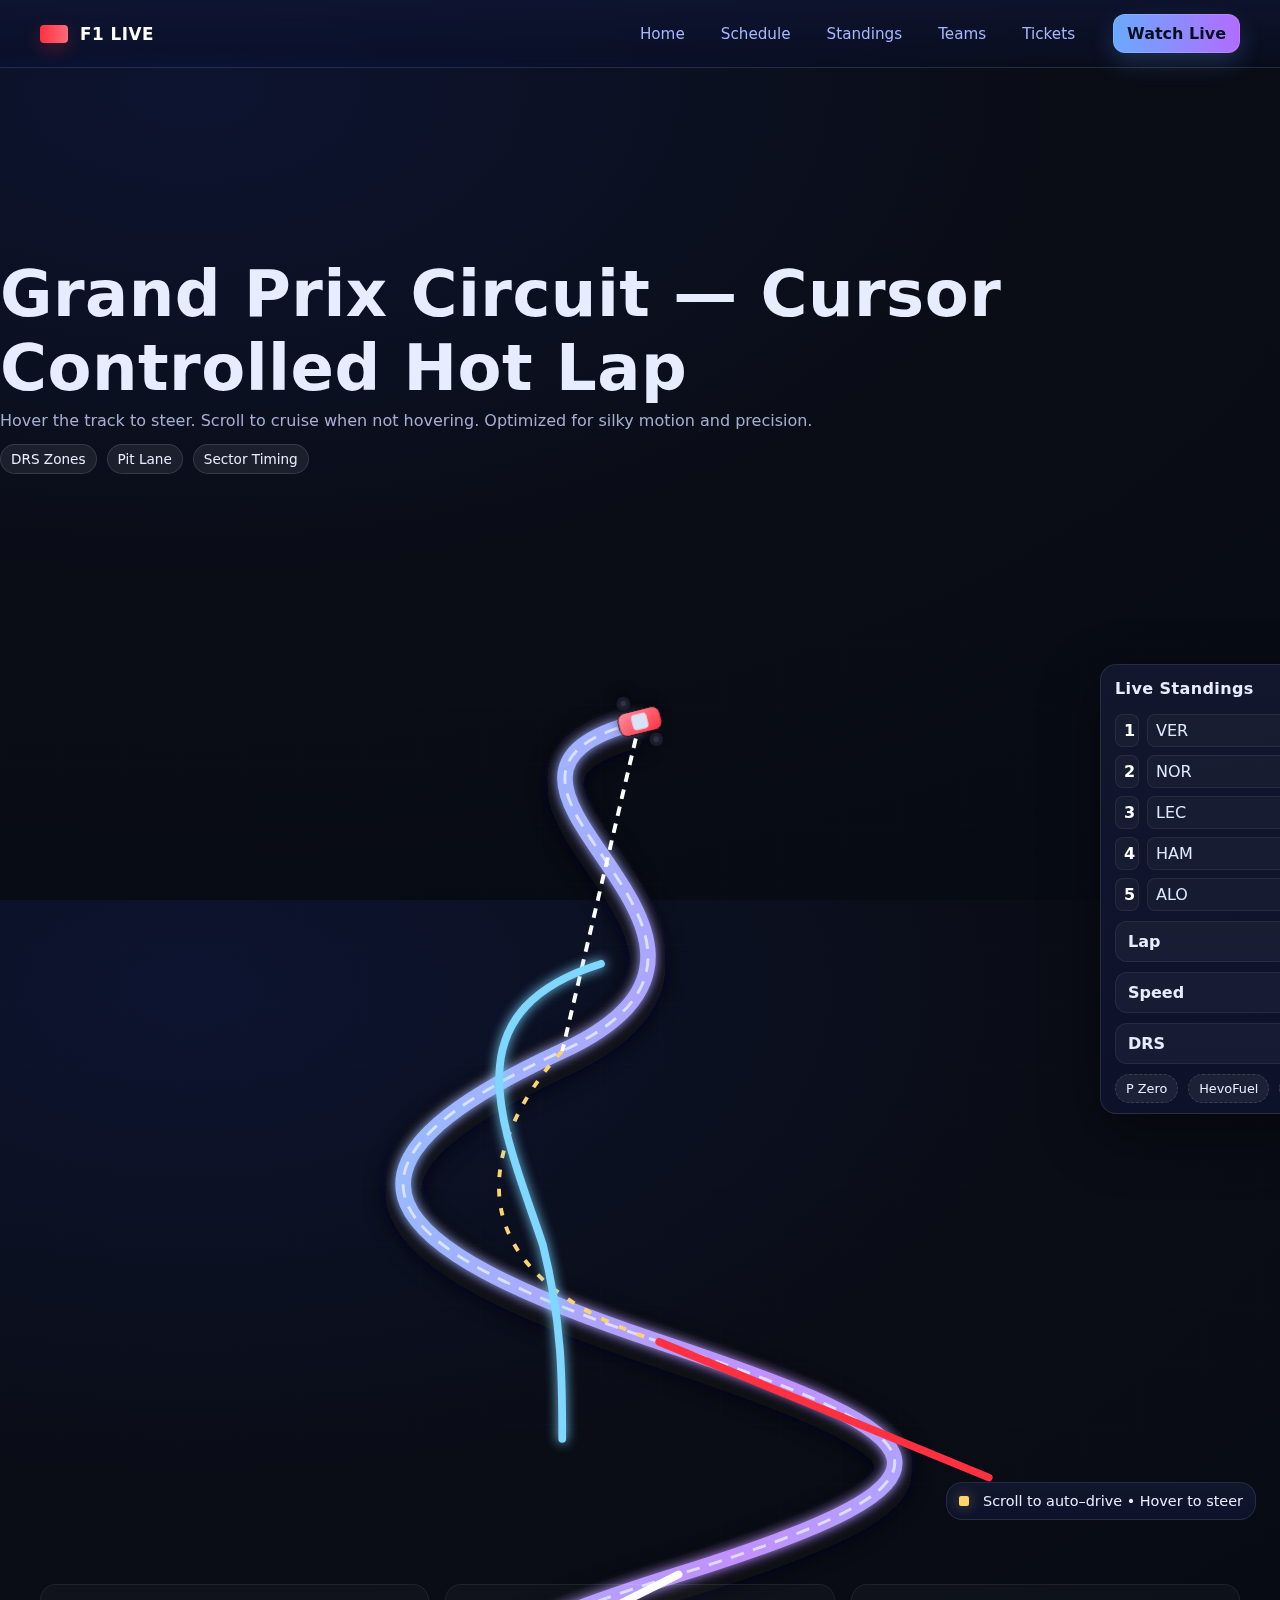
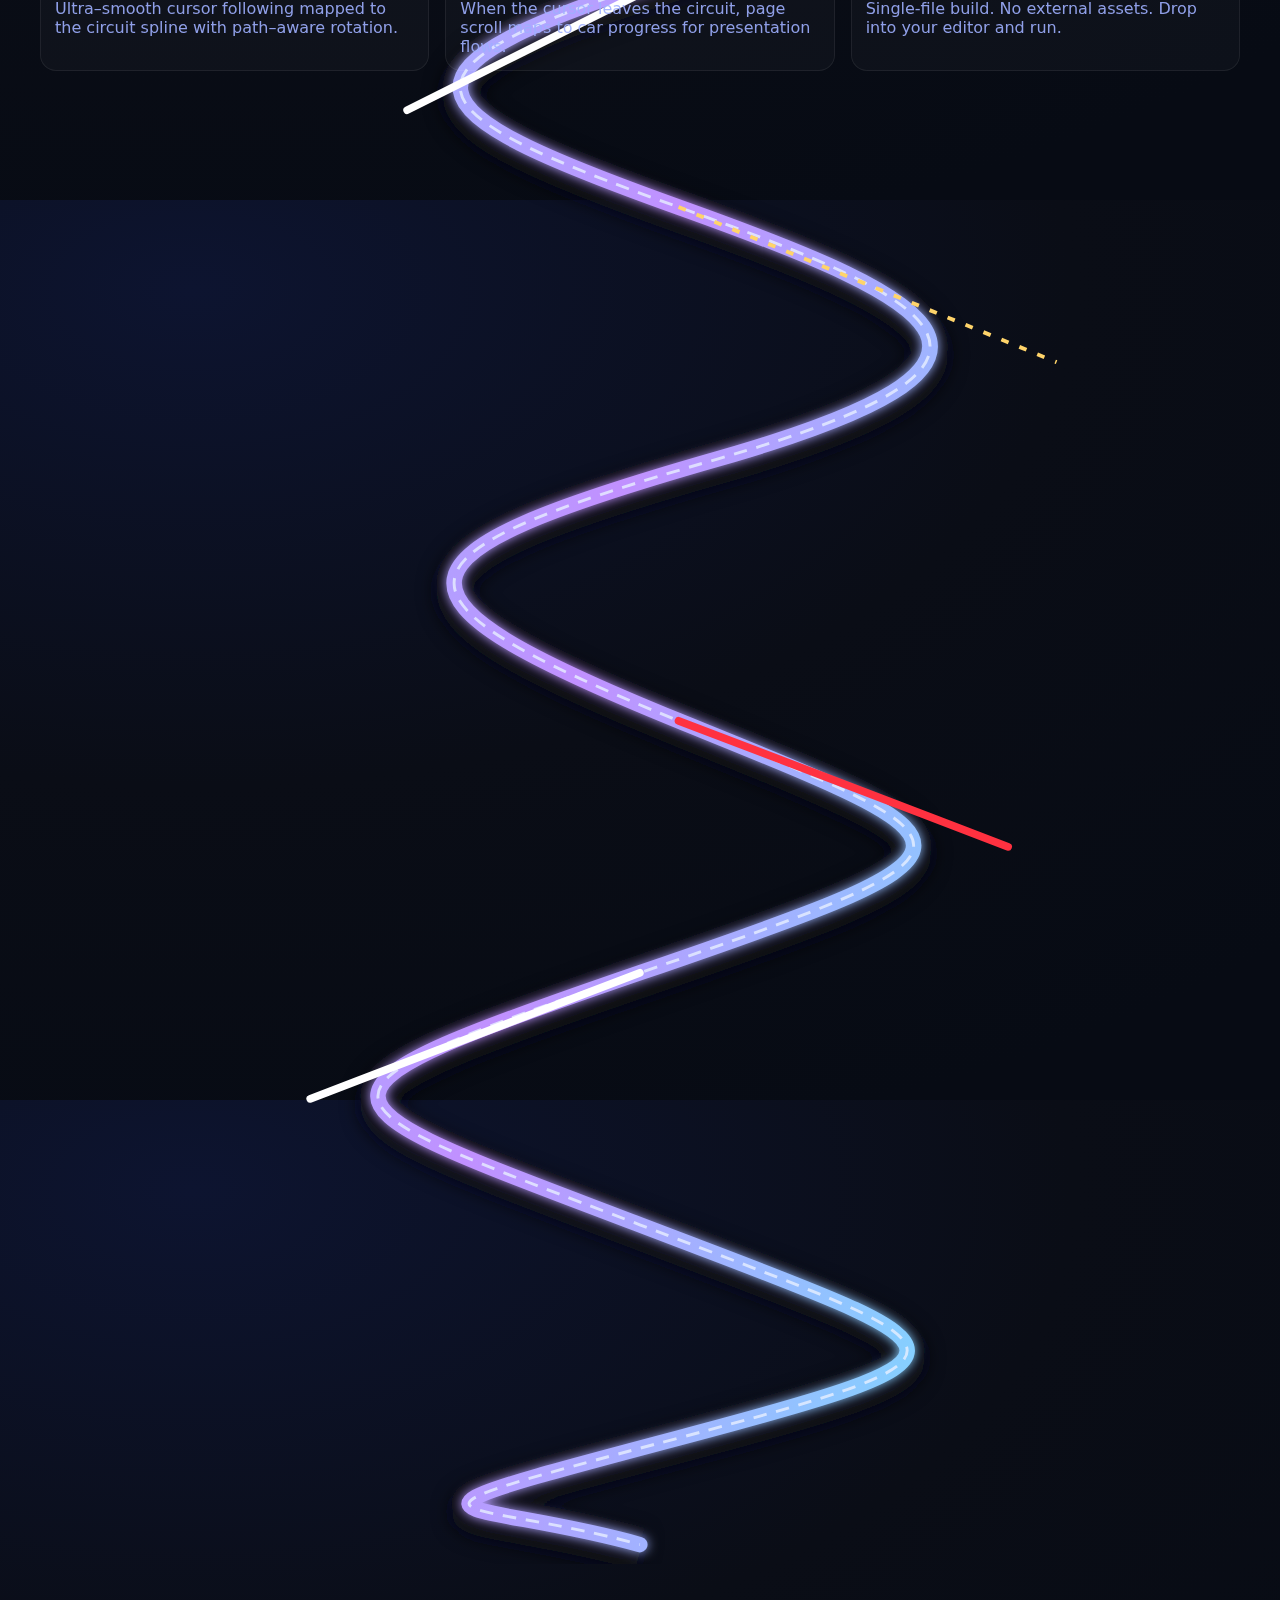
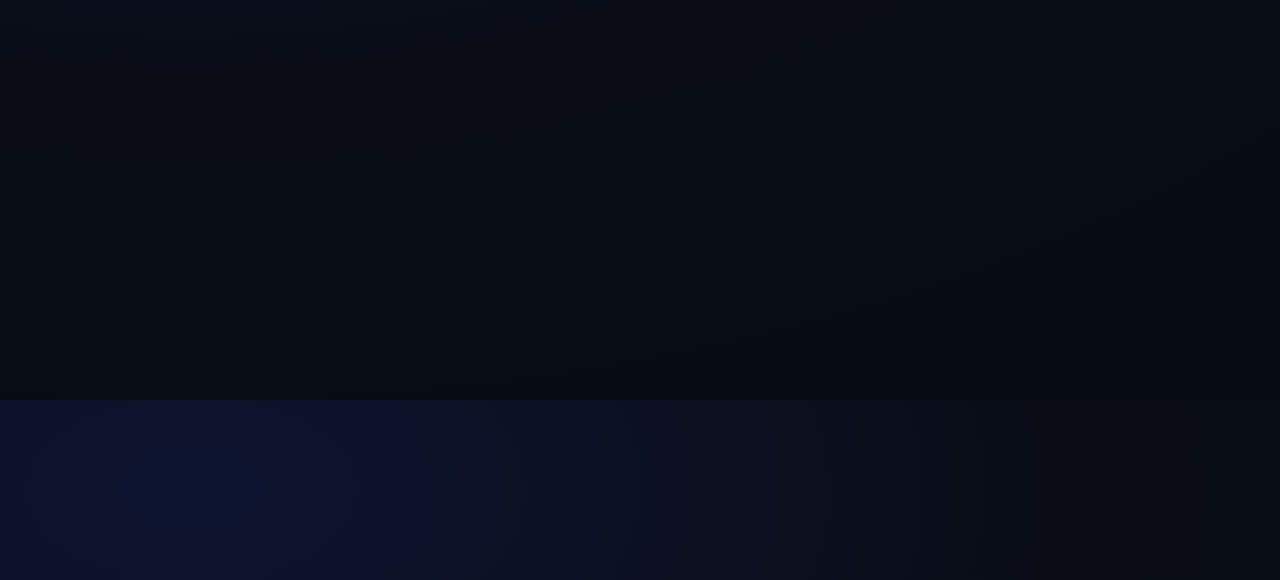
<file: racebaan.html>
<!DOCTYPE html>
<html lang="en">
<head>
  <meta charset="utf-8" />
  <meta name="viewport" content="width=device-width, initial-scale=1" />
  <style>
    :root{--bg:#0a0d16;--bg2:#0c1224;--text:#e7ecff;--muted:#a7b7ff;--red:#ff3140;--accent:#6aa9ff;--accent2:#b16cff;--gold:#ffd46a;--asphalt:#0f1320;--line:#cfe3ff;--ghost:#ffffff0f}
    html,body{margin:0;height:100%;background:radial-gradient(1600px 900px at 15% 10%,#0d1430 0%,#0a0d16 55%,#070b14 100%);color:var(--text);font-family:ui-sans-serif,system-ui,-apple-system,Segoe UI,Roboto,"Helvetica Neue",Arial}
    .site{min-height:420vh}
    .nav{position:sticky;top:0;z-index:50;backdrop-filter:saturate(1.4) blur(12px);-webkit-backdrop-filter:saturate(1.4) blur(12px);background:linear-gradient(180deg,#0f1530d0,#0b1026a0 80%,#0b102600);border-bottom:1px solid #ffffff1a}
    .nav-inner{max-width:1200px;margin:0 auto;display:flex;align-items:center;gap:20px;padding:14px 20px}
    .brand{display:flex;align-items:center;gap:12px;font-weight:800;letter-spacing:.5px}
    .logo{width:28px;height:18px;background:linear-gradient(90deg,var(--red),#ff6a7a);border-radius:4px;box-shadow:0 6px 18px #ff314044}
    .brand span{font-size:1.05rem;color:#fff}
    .tabs{display:flex;gap:16px;margin-left:auto}
    .tab{font-size:.95rem;color:var(--muted);padding:8px 10px;border-radius:10px;transition:all .25s ease}
    .tab:hover{color:#fff;background:#ffffff12}
    .cta{margin-left:8px;padding:10px 14px;border-radius:12px;background:linear-gradient(90deg,var(--accent),var(--accent2));color:#07101f;font-weight:700;box-shadow:0 10px 24px #6aa9ff33, inset 0 0 0 1px #ffffff22}
    .hero{position:relative;display:grid;place-items:center;height:64vh;overflow:hidden}
    .hero h1{font-size:clamp(28px,5.2vw,64px);letter-spacing:.5px;margin:18px 0 6px}
    .sub{opacity:.8;color:#cbd6ff}
    .badges{display:flex;gap:10px;margin-top:14px}
    .badge{font-size:.85rem;padding:6px 10px;border-radius:999px;background:#ffffff12;border:1px solid #ffffff1f}
    .stage{position:sticky;top:0;height:100vh;display:grid;place-items:center}
    .grid{position:absolute;inset:0;pointer-events:none;opacity:.12;background-image:linear-gradient(to right,#ffffff14 1px,transparent 1px),linear-gradient(to bottom,#ffffff14 1px,transparent 1px);background-size:60px 60px}
    .panel{position:absolute;inset:20px auto auto 50%;transform:translateX(460px);width:min(340px,85vw);background:linear-gradient(180deg,#141a33cc,#0e1430cc);border:1px solid #ffffff1a;border-radius:16px;box-shadow:0 20px 60px #0007;padding:14px 14px 10px;display:flex;flex-direction:column;gap:10px}
    .panel .title{display:flex;align-items:center;justify-content:space-between;font-weight:700;letter-spacing:.4px}
    .title .flag{width:18px;height:12px;background:linear-gradient(90deg,#fff 0 25%,#00a650 25% 50%,#ce1126 50% 75%,#000 75%);border-radius:2px}
    .table{display:grid;grid-template-columns:24px 1fr 62px;gap:8px;align-items:center;margin-top:6px}
    .cell{padding:6px 8px;border-radius:8px;background:#ffffff08;border:1px solid #ffffff12}
    .pos{font-weight:700;color:#fff;text-align:center}
    .name{color:#dfe8ff}
    .gap{font-feature-settings:"tnum" on;justify-self:end;color:#b7c5ff}
    .metric{display:flex;justify-content:space-between;align-items:center;background:#ffffff0a;border:1px solid #ffffff12;border-radius:12px;padding:10px 12px;font-weight:600}
    .metric .val{font-family:ui-monospace, SFMono-Regular, Menlo, Monaco, Consolas, "Liberation Mono", "Courier New", monospace;color:#fff}
    .sponsors{display:flex;gap:10px;flex-wrap:wrap}
    .chip{font-size:.8rem;padding:6px 10px;border-radius:999px;background:#ffffff10;border:1px dashed #ffffff22}
    svg{width:min(1320px,92vw);height:min(2600px,280vh)}
    .asphalt{fill:none;stroke:#0b0f19;stroke-width:36;filter:url(#shadow)}
    .track{fill:none;stroke:url(#trackGradient);stroke-width:16;stroke-linecap:round;stroke-linejoin:round;filter:url(#glow)}
    .white-line{fill:none;stroke:#e7efff;stroke-opacity:.8;stroke-width:3;stroke-dasharray:14 10}
    .drs{fill:none;stroke:var(--gold);stroke-width:4;stroke-dasharray:8 12}
    .start{fill:none;stroke:#fff;stroke-width:4;stroke-dasharray:10 8}
    .pit{fill:none;stroke:#7fd7ff;stroke-width:8;stroke-linecap:round;filter:url(#glow)}
    #car{filter:url(#carShadow)}
    .car-body{fill:url(#carPaint);stroke:#0d0f1a;stroke-width:1}
    .car-window{fill:#d8e9ff;opacity:.95}
    .wheel{fill:#1a1e2b}
    .wheel.inner{fill:#2d3347}
    .kerb{fill:none;stroke-width:8;stroke-linecap:round}
    .kerb.red{stroke:#ff3140}
    .kerb.white{stroke:#fff}
    .hud-mini{position:absolute;right:24px;bottom:24px;background:linear-gradient(180deg,#141a33cc,#0e1430cc);border:1px solid #ffffff1a;border-radius:16px;padding:10px 12px;font-size:.9rem;display:flex;gap:14px;align-items:center}
    .light{width:10px;height:10px;border-radius:2px;background:#24ff6a;box-shadow:0 0 14px #24ff6a66}
    .footer{max-width:1200px;margin:0 auto;padding:40px 20px;color:#9fb0ff;opacity:.9}
    .footer-grid{display:grid;gap:16px;grid-template-columns:repeat(auto-fit,minmax(200px,1fr))}
    .footer .card{background:#ffffff08;border:1px solid #ffffff14;border-radius:16px;padding:14px}
  </style>
</head>
<body>
  <div class="site">
    <header class="nav">
      <div class="nav-inner">
        <div class="brand"><div class="logo"></div><span>F1 LIVE</span></div>
        <div class="tabs">
          <div class="tab">Home</div>
          <div class="tab">Schedule</div>
          <div class="tab">Standings</div>
          <div class="tab">Teams</div>
          <div class="tab">Tickets</div>
        </div>
        <div class="cta">Watch Live</div>
      </div>
    </header>

    <section class="hero">
      <div>
        <h1>Grand Prix Circuit — Cursor Controlled Hot Lap</h1>
        <div class="sub">Hover the track to steer. Scroll to cruise when not hovering. Optimized for silky motion and precision.</div>
        <div class="badges">
          <div class="badge">DRS Zones</div>
          <div class="badge">Pit Lane</div>
          <div class="badge">Sector Timing</div>
        </div>
      </div>
    </section>

    <section class="stage">
      <div class="grid"></div>

      <svg id="track-svg" viewBox="0 0 1200 2600" aria-label="F1 circuit">
        <defs>
          <linearGradient id="trackGradient" x1="0" y1="0" x2="1" y2="1">
            <stop offset="0%" stop-color="#8ec5ff"/>
            <stop offset="50%" stop-color="#c190ff"/>
            <stop offset="100%" stop-color="#7fd7ff"/>
          </linearGradient>
          <filter id="glow" x="-30%" y="-30%" width="160%" height="160%">
            <feGaussianBlur stdDeviation="6" result="b"/>
            <feMerge><feMergeNode in="b"/><feMergeNode in="SourceGraphic"/></feMerge>
          </filter>
          <filter id="shadow" x="-40%" y="-40%" width="180%" height="180%">
            <feGaussianBlur stdDeviation="10" result="b"/>
            <feOffset dy="8"/>
            <feMerge><feMergeNode/><feMergeNode in="SourceGraphic"/></feMerge>
          </filter>
          <filter id="carShadow" x="-50%" y="-50%" width="200%" height="200%">
            <feDropShadow dx="0" dy="6" stdDeviation="6" flood-color="#000" flood-opacity="0.45"/>
          </filter>
          <linearGradient id="carPaint" x1="0" y1="0" x2="1" y2="1">
            <stop offset="0%" stop-color="#ff3140"/>
            <stop offset="100%" stop-color="#ff8fa0"/>
          </linearGradient>
        </defs>

        <path id="track-asphalt" class="asphalt" d="M 600 80 C 360 140 780 300 520 420 S 320 620 620 720 960 860 640 960 360 1100 640 1200 1030 1360 680 1460 320 1600 640 1730 980 1860 600 1990 260 2120 600 2250 980 2380 640 2470 420 2530 600 2580"/>
        <path id="track-path" class="track" d="M 600 80 C 360 140 780 300 520 420 S 320 620 620 720 960 860 640 960 360 1100 640 1200 1030 1360 680 1460 320 1600 640 1730 980 1860 600 1990 260 2120 600 2250 980 2380 640 2470 420 2530 600 2580"/>
        <path class="white-line" d="M 600 80 C 360 140 780 300 520 420 S 320 620 620 720 960 860 640 960 360 1100 640 1200 1030 1360 680 1460 320 1600 640 1730 980 1860 600 1990 260 2120 600 2250 980 2380 640 2470 420 2530 600 2580"/>
        <path id="hit-path" d="M 600 80 C 360 140 780 300 520 420 S 320 620 620 720 960 860 640 960 360 1100 640 1200 1030 1360 680 1460 320 1600 640 1730 980 1860 600 1990 260 2120 600 2250 980 2380 640 2470 420 2530 600 2580" fill="none" stroke="transparent" stroke-width="60"/>

        <path class="drs" d="M 520 420 S 320 620 620 720"/>
        <path class="drs" d="M 640 1200 1030 1360"/>
        <path class="start" d="M 600 80 520 420"/>

        <path id="pit-lane" class="pit" d="M 560 330 C 400 380 460 500 500 620 520 700 520 760 520 820"/>

        <path class="kerb red" d="M 620 720 960 860"/>
        <path class="kerb white" d="M 640 960 360 1100"/>
        <path class="kerb red" d="M 640 1730 980 1860"/>
        <path class="kerb white" d="M 600 1990 260 2120"/>

        <g id="car" transform="translate(600,80)">
          <g transform="translate(-12,-22)"><circle class="wheel" r="7" cx="0" cy="0"/><circle class="wheel inner" r="3" cx="0" cy="0"/></g>
          <g transform="translate(12,22)"><circle class="wheel" r="7" cx="0" cy="0"/><circle class="wheel inner" r="3" cx="0" cy="0"/></g>
          <rect class="car-body" x="-22" y="-12" rx="8" ry="8" width="44" height="24"/>
          <rect class="car-window" x="-8" y="-8" rx="4" ry="4" width="16" height="16"/>
        </g>
      </svg>

      <aside class="panel">
        <div class="title"><span>Live Standings</span><span class="flag"></span></div>
        <div class="table">
          <div class="cell pos">1</div><div class="cell name">VER</div><div class="cell gap">+0.000</div>
          <div class="cell pos">2</div><div class="cell name">NOR</div><div class="cell gap">+1.214</div>
          <div class="cell pos">3</div><div class="cell name">LEC</div><div class="cell gap">+2.003</div>
          <div class="cell pos">4</div><div class="cell name">HAM</div><div class="cell gap">+4.552</div>
          <div class="cell pos">5</div><div class="cell name">ALO</div><div class="cell gap">+5.912</div>
        </div>
        <div class="metric"><span>Lap</span><span class="val" id="lap">1 / 58</span></div>
        <div class="metric"><span>Speed</span><span class="val" id="speed">0 km/h</span></div>
        <div class="metric"><span>DRS</span><span class="val" id="drs">Armed</span></div>
        <div class="sponsors"><div class="chip">P Zero</div><div class="chip">HevoFuel</div><div class="chip">AeroTech</div></div>
      </aside>

      <div class="hud-mini"><div class="light" id="light"></div><div id="status">Scroll to auto–drive • Hover to steer</div></div>
    </section>

    <footer class="footer">
      <div class="footer-grid">
        <div class="card">Ultra–smooth cursor following mapped to the circuit spline with path–aware rotation.</div>
        <div class="card">When the cursor leaves the circuit, page scroll maps to car progress for presentation flows.</div>
        <div class="card">Single‑file build. No external assets. Drop into your editor and run.</div>
      </div>
    </footer>
  </div>

  <script>
    const svg=document.getElementById('track-svg');
    const path=document.getElementById('track-path');
    const hit=document.getElementById('hit-path');
    const car=document.getElementById('car');
    const lapEl=document.getElementById('lap');
    const speedEl=document.getElementById('speed');
    const drsEl=document.getElementById('drs');
    const light=document.getElementById('light');
    const status=document.getElementById('status');
    const pathLength=path.getTotalLength();
    const SAMPLES=2200; const sample=new Array(SAMPLES);
    for(let i=0;i<SAMPLES;i++){const l=i/(SAMPLES-1)*pathLength;const p=path.getPointAtLength(l);sample[i]={x:p.x,y:p.y,l}}
    let hovering=false;let targetL=0;let currentL=0;let v=0;const dt=1/60;const stiffness=28;const damping=13;let lastT=performance.now();
    function clamp(v,lo,hi){return Math.max(lo,Math.min(hi,v))}
    function placeCar(len){const p=path.getPointAtLength(len);const ahead=path.getPointAtLength(Math.min(len+1,pathLength));const angle=Math.atan2(ahead.y-p.y,ahead.x-p.x)*180/Math.PI;car.setAttribute('transform',`translate(${p.x.toFixed(2)},${p.y.toFixed(2)}) rotate(${angle.toFixed(2)})`)}
    function nearestLengthTo(x,y){let bestI=0,bestD=1/0;for(let i=0;i<SAMPLES;i+=8){const dx=sample[i].x-x,dy=sample[i].y-y;const d=dx*dx+dy*dy;if(d<bestD){bestD=d;bestI=i}}let s=Math.max(0,bestI-14),e=Math.min(SAMPLES-1,bestI+14);for(let i=s;i<=e;i++){const dx=sample[i].x-x,dy=sample[i].y-y;const d=dx*dx+dy*dy;if(d<bestD){bestD=d;bestI=i}}return sample[bestI].l}
    function screenToSvgPoint(evt){const pt=svg.createSVGPoint();pt.x=evt.clientX;pt.y=evt.clientY;const ctm=svg.getScreenCTM().inverse();return pt.matrixTransform(ctm)}
    function animate(){const x=currentL;const a=stiffness*(targetL-x)-damping*v;v+=a*dt;currentL=clamp(x+v*dt,0,pathLength);placeCar(currentL);const now=performance.now();const dtms=now-lastT;lastT=now;const ds=Math.abs(v*dt);const kmh=Math.min(350,Math.round(ds*2));speedEl.textContent=kmh+" km/h";const lap=Math.floor(currentL/pathLength)+1;lapEl.textContent=lap+" / 58";const inDrs=isInDrs(currentL);drsEl.textContent=inDrs?"Active":"Armed";light.style.background=inDrs?"#24ff6a":"#ffd46a";light.style.boxShadow=inDrs?"0 0 14px #24ff6a66":"0 0 14px #ffd46a66";requestAnimationFrame(animate)}
    function isInDrs(l){if(l>pathLength*0.18&&l<pathLength*0.28) return true; if(l>pathLength*0.47&&l<pathLength*0.57) return true; return false}
    hit.addEventListener('pointerenter',()=>{hovering=true;status.textContent='Steering: Cursor'});
    hit.addEventListener('pointerleave',()=>{hovering=false;status.textContent='Auto–drive: Scroll'});
    hit.addEventListener('pointermove',e=>{if(!hovering) return;const p=screenToSvgPoint(e);targetL=clamp(nearestLengthTo(p.x,p.y),0,pathLength)});
    function updateTargetFromScroll(){if(hovering) return;const doc=document.documentElement;const scrollable=(doc.scrollHeight-doc.clientHeight)||1;const progress=clamp(window.scrollY/scrollable,0,1);targetL=progress*pathLength}
    window.addEventListener('scroll',updateTargetFromScroll,{passive:true});
    window.addEventListener('resize',updateTargetFromScroll);
    updateTargetFromScroll();placeCar(0);requestAnimationFrame(animate);
    window.addEventListener('keydown',e=>{if(e.key==='ArrowDown'||e.key==='ArrowRight'){targetL=clamp(targetL+pathLength*0.01,0,pathLength)}else if(e.key==='ArrowUp'||e.key==='ArrowLeft'){targetL=clamp(targetL-pathLength*0.01,0,pathLength)}});
  </script>
</body>
</html>
</file>
